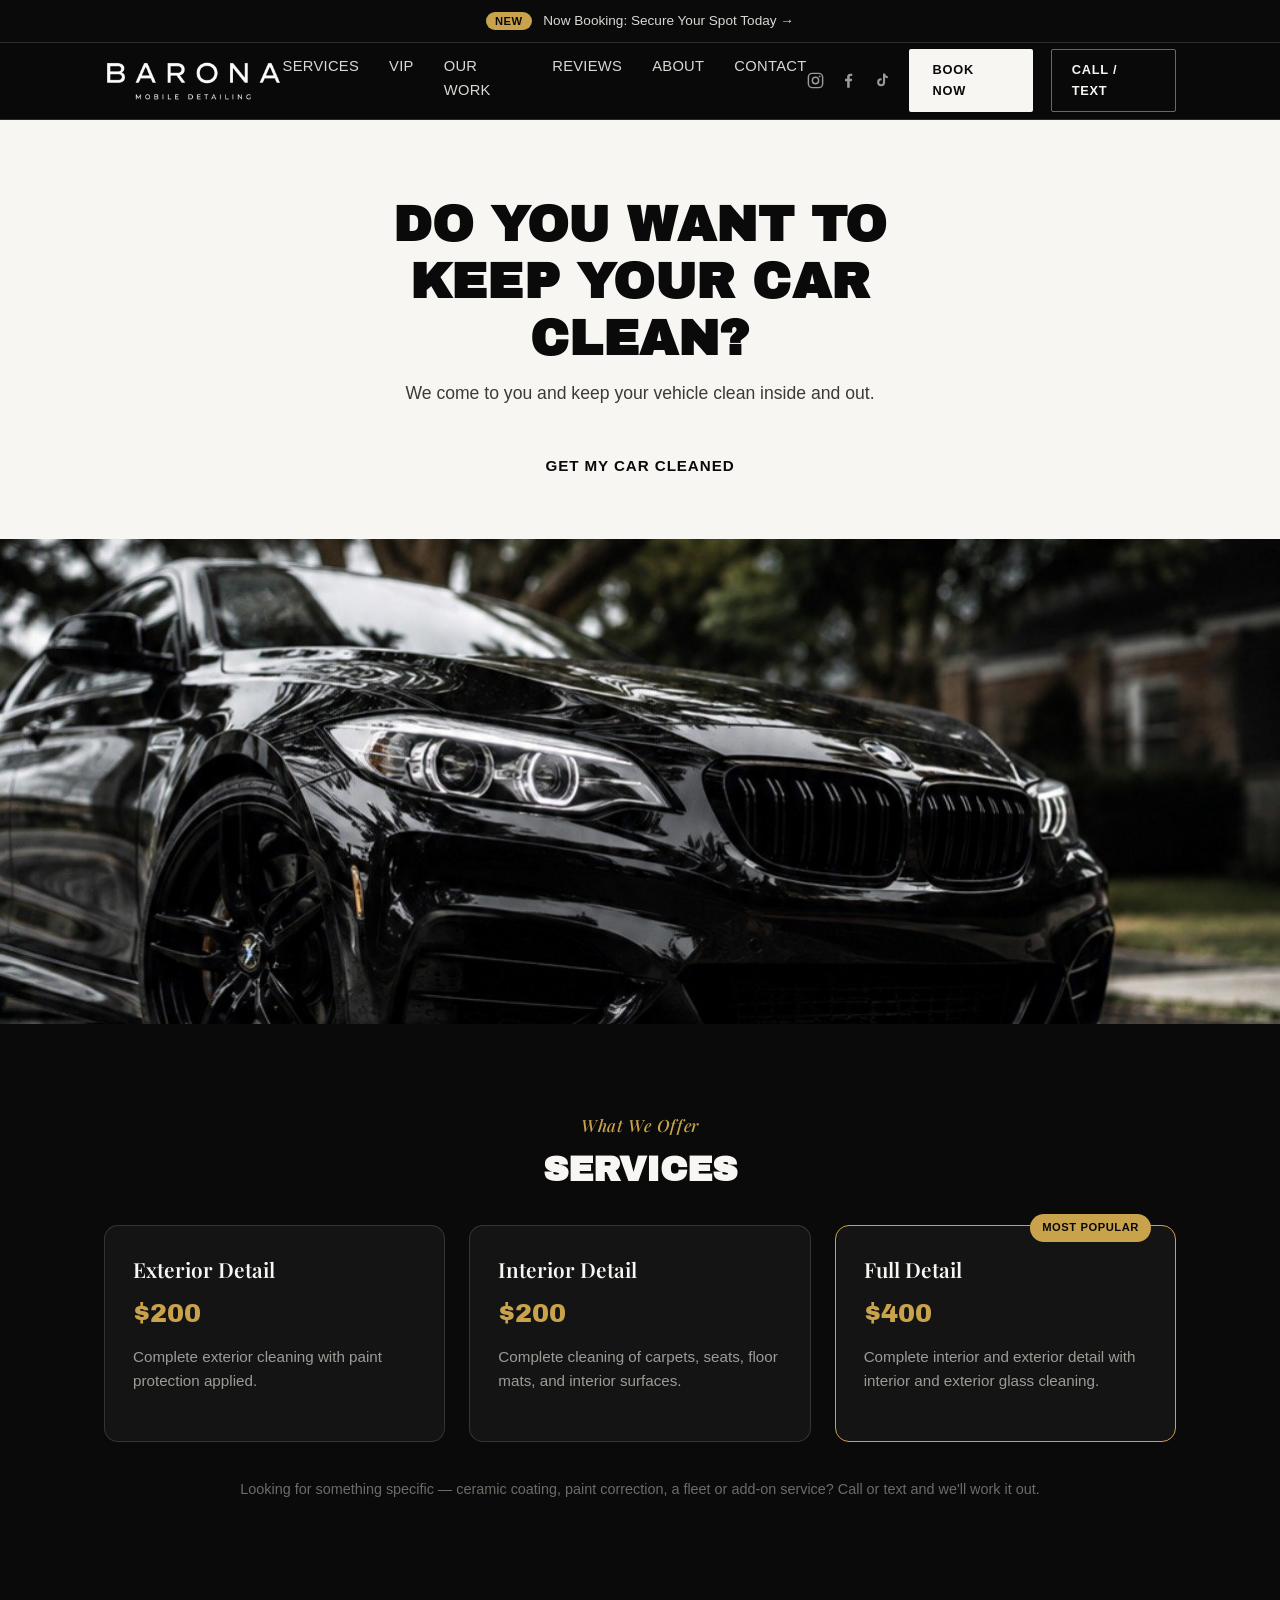
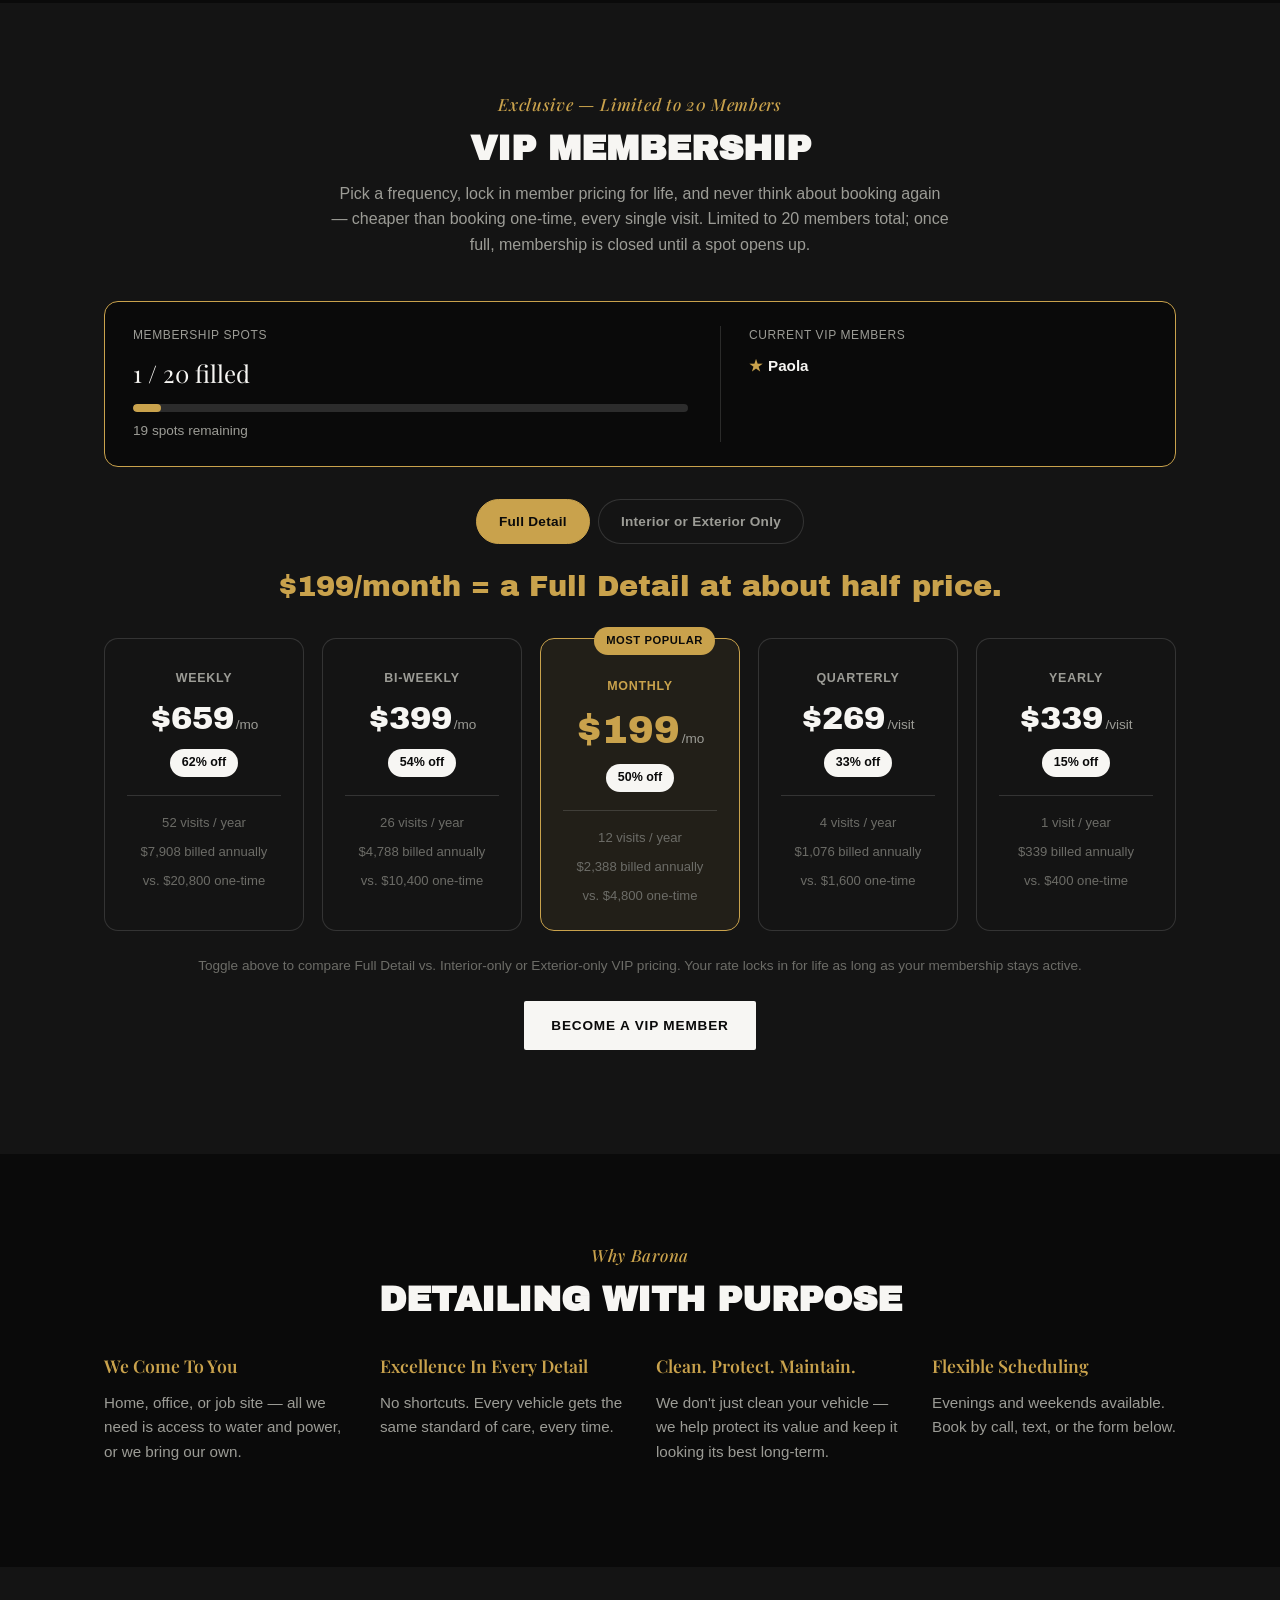
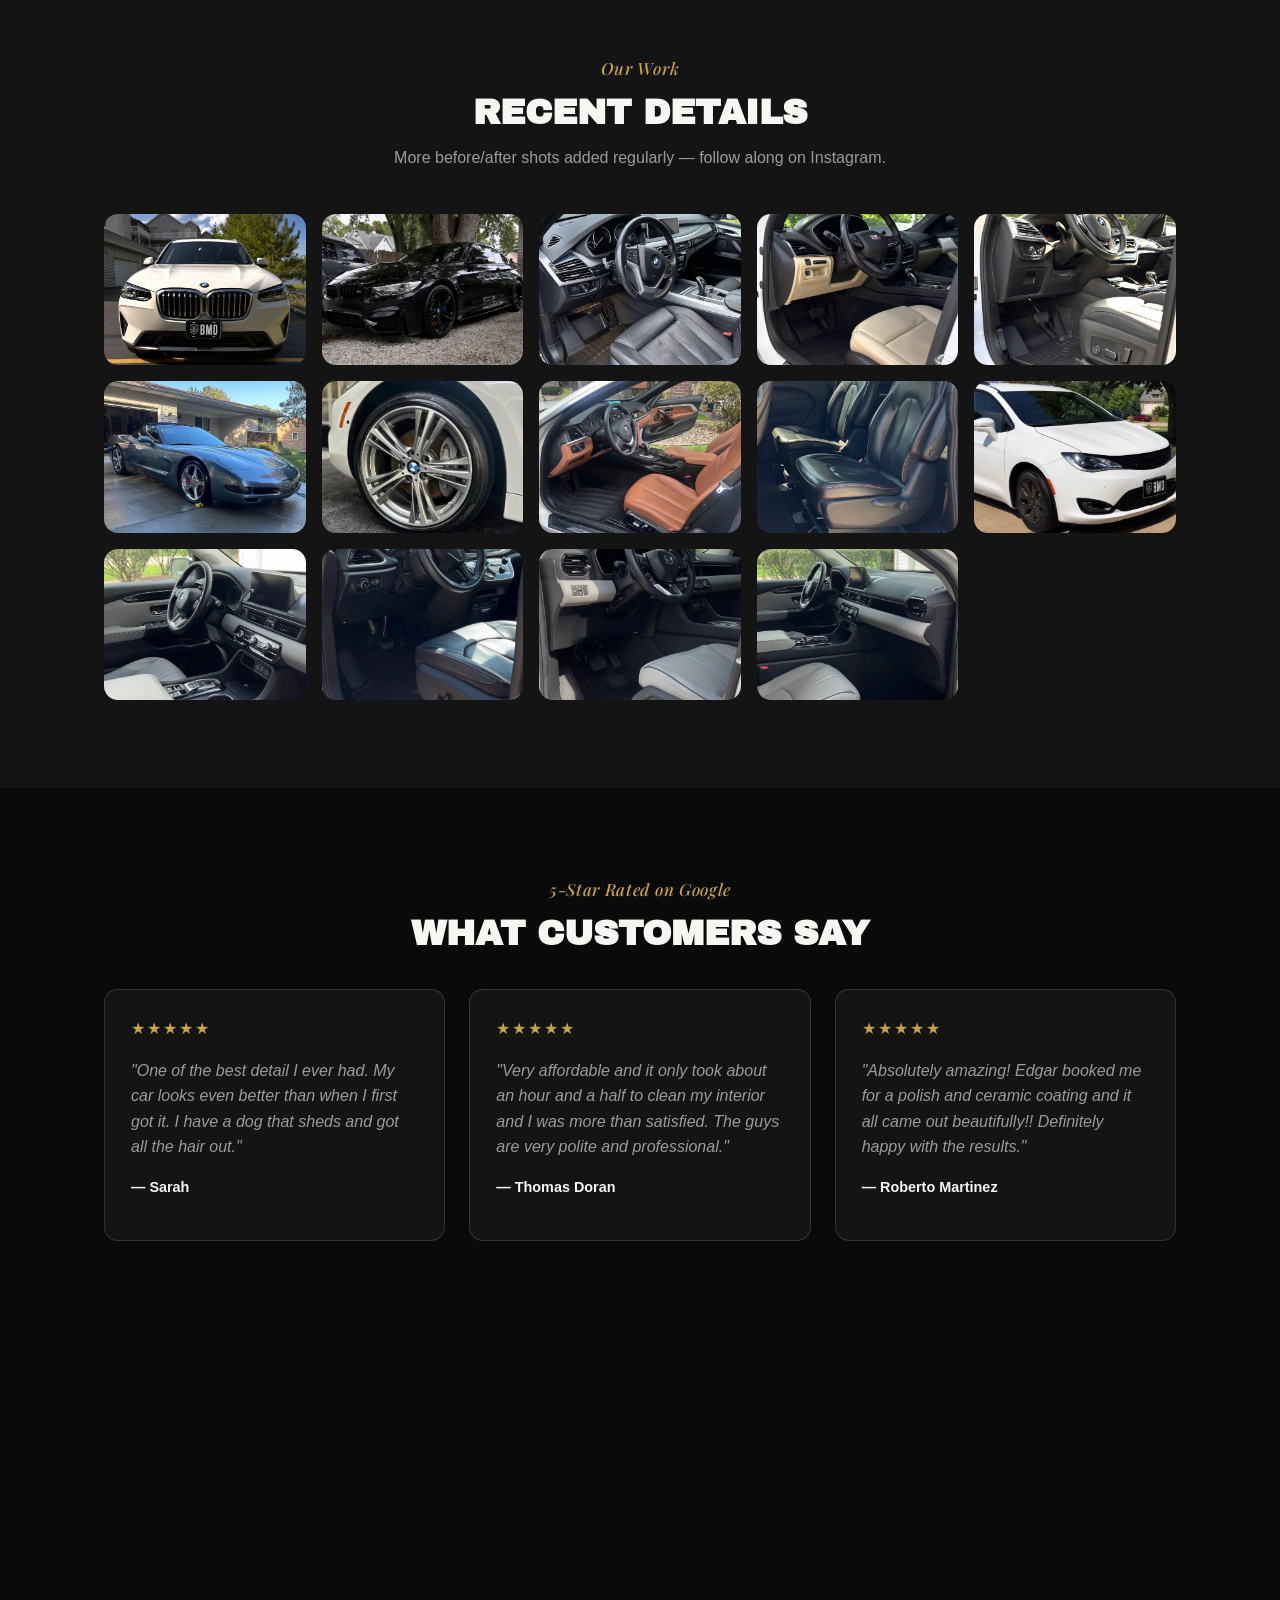
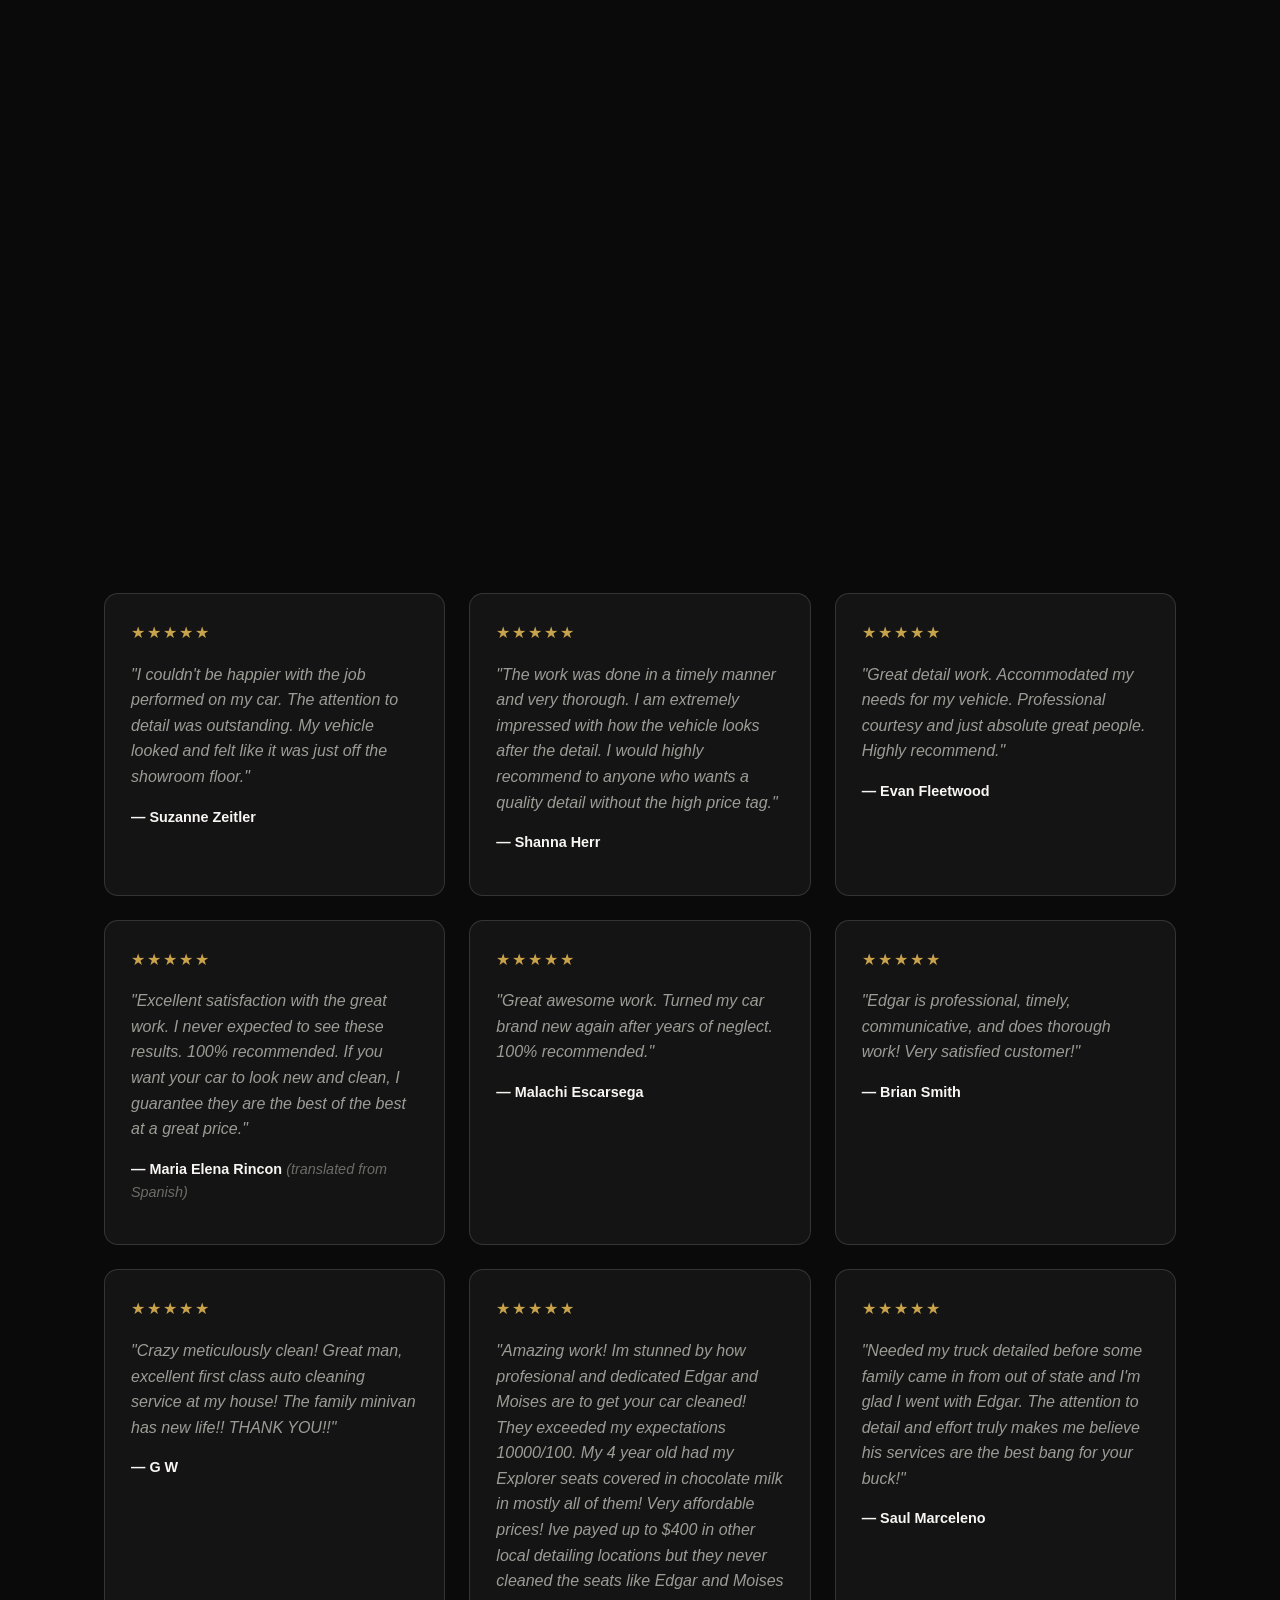
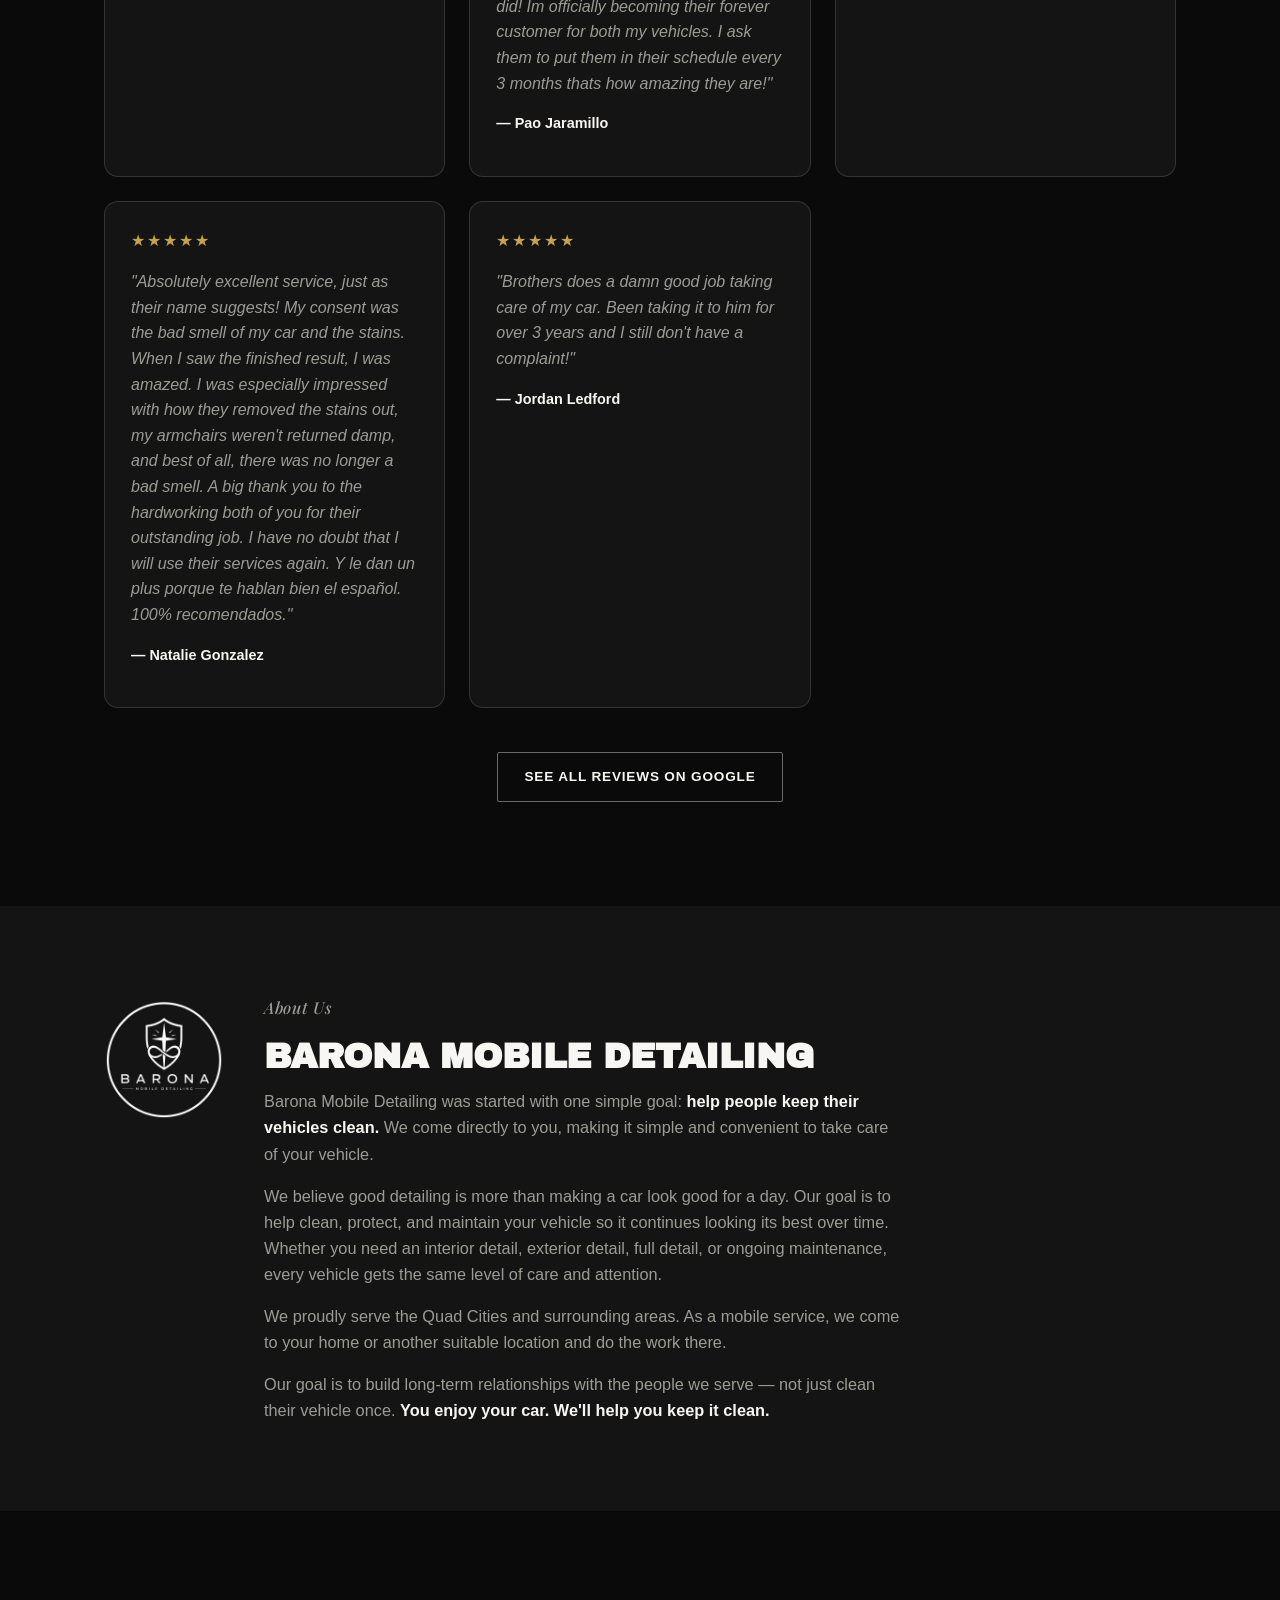
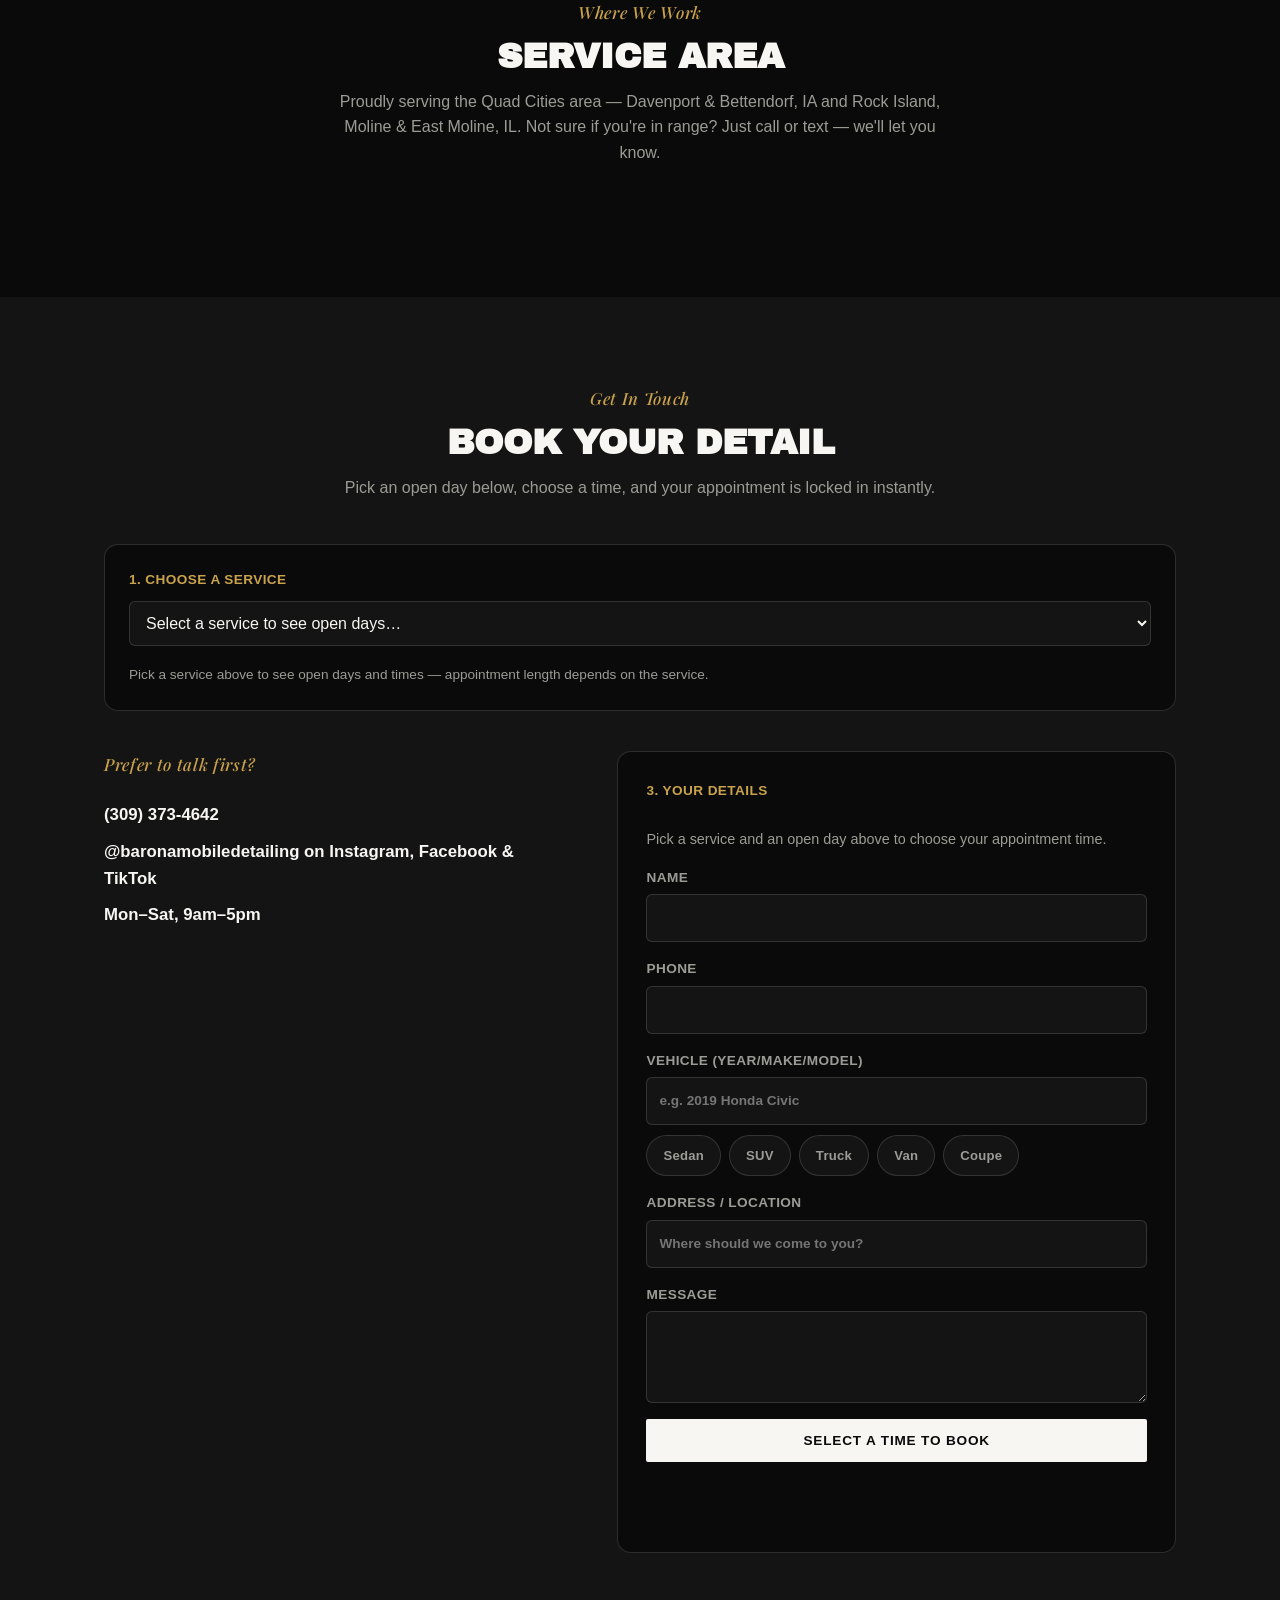
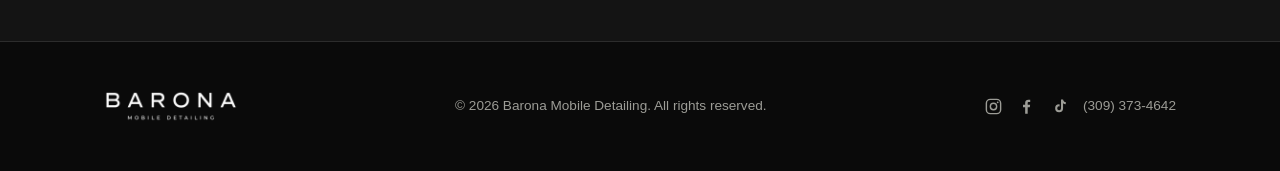
<file: index.html>
<!DOCTYPE html>
<html lang="en">
<head>
<meta charset="UTF-8">
<meta name="viewport" content="width=device-width, initial-scale=1.0">
<title>Barona Mobile Detailing | Clean. Protect. Maintain.</title>
<meta name="description" content="Barona Mobile Detailing brings showroom-quality interior and exterior detailing directly to you. Exterior detail, interior detail, and full detail packages. Call or text (309) 373-4642.">
<meta name="theme-color" content="#0a0a0a">

<meta property="og:type" content="website">
<meta property="og:title" content="Barona Mobile Detailing | Clean. Protect. Maintain.">
<meta property="og:description" content="Detailing with purpose. Excellence in every detail. Mobile exterior, interior, and full detailing — we come to you.">
<meta property="og:image" content="assets/og-image.jpg">
<meta property="og:url" content="https://[yourdomain].com/">

<link rel="icon" href="assets/favicon-64.png" type="image/png">
<link rel="apple-touch-icon" href="assets/favicon-180.png">
<link rel="preconnect" href="https://fonts.googleapis.com">
<link rel="preconnect" href="https://fonts.gstatic.com" crossorigin>
<link href="https://fonts.googleapis.com/css2?family=Archivo+Black&family=Playfair+Display:ital,wght@0,500;0,600;1,500&display=swap" rel="stylesheet">
<link rel="stylesheet" href="style.css">

<script type="application/ld+json">
{
  "@context": "https://schema.org",
  "@type": "AutoDetailing",
  "name": "Barona Mobile Detailing",
  "image": "https://[yourdomain].com/assets/og-image.jpg",
  "telephone": "+13093734642",
  "priceRange": "$$",
  "areaServed": ["Davenport, IA", "Bettendorf, IA", "Rock Island, IL", "Moline, IL", "East Moline, IL"],
  "slogan": "Detailing with purpose. Excellence in every detail.",
  "sameAs": ["https://instagram.com/baronamobiledetailing", "https://www.facebook.com/Baronamobiledetailing/", "https://www.tiktok.com/@baronamobiledetailing"],
  "openingHours": "Mo-Sa 09:00-17:00",
  "url": "https://[yourdomain].com/"
}
</script>
<!-- Lets the 3D vehicle preview's loader module resolve "three" to the
     exact same three.js build it already loads, instead of a duplicate
     copy — required for GLTFLoader.js (pulled from a CDN that hosts the
     full package) to share one engine instance with vehicle3d.js.
     IMPORTANT: the site's Content-Security-Policy (in _headers) has no
     'unsafe-inline' for scripts, so this block only runs because its exact
     contents are allow-listed there by SHA-256 hash. If you ever edit the
     JSON below — even by a single space or a version bump — that hash stops
     matching and this silently gets blocked, breaking the whole 3D preview
     with a generic "couldn't load" message and no visible error to a normal
     visitor. Recompute the hash and update _headers' script-src in the same
     change if this block changes. -->
<script type="importmap">
{
  "imports": {
    "three": "https://cdnjs.cloudflare.com/ajax/libs/three.js/0.185.1/three.module.min.js"
  }
}
</script>
</head>
<body>

<div class="announce">
  <a href="#contact"><span class="announce-badge">New</span> Now Booking: Secure Your Spot Today →</a>
</div>

<header class="site-header" id="top">
  <div class="container header-inner">
    <a class="logo" href="#top">
      <img src="assets/logo-wordmark.png" alt="Barona Mobile Detailing" class="logo-img">
    </a>

    <nav class="nav" id="nav">
      <a href="#services">Services</a>
      <a href="#vip">VIP</a>
      <a href="#gallery">Our Work</a>
      <a href="#reviews">Reviews</a>
      <a href="#about">About</a>
      <a href="#contact">Contact</a>
    </nav>

    <div class="header-cta">
      <div class="header-social">
        <a href="https://instagram.com/baronamobiledetailing" target="_blank" rel="noopener" class="social-icon" aria-label="Barona Mobile Detailing on Instagram" title="Instagram">
          <svg viewBox="0 0 24 24" fill="none" stroke="currentColor" stroke-width="1.8" aria-hidden="true"><rect x="3" y="3" width="18" height="18" rx="5"/><circle cx="12" cy="12" r="4"/><circle cx="17.3" cy="6.7" r="1.1" fill="currentColor" stroke="none"/></svg>
        </a>
        <a href="https://www.facebook.com/Baronamobiledetailing/" target="_blank" rel="noopener" class="social-icon" aria-label="Barona Mobile Detailing on Facebook" title="Facebook">
          <svg viewBox="0 0 24 24" fill="currentColor" aria-hidden="true"><path d="M13.5 21v-8h2.7l.4-3.1h-3.1V7.9c0-.9.25-1.5 1.55-1.5H16.7V3.6C16.4 3.55 15.4 3.5 14.3 3.5c-2.4 0-4 1.45-4 4.1v2.3H7.6V13h2.7v8h3.2z"/></svg>
        </a>
        <a href="https://www.tiktok.com/@baronamobiledetailing" target="_blank" rel="noopener" class="social-icon" aria-label="Barona Mobile Detailing on TikTok" title="TikTok">
          <svg viewBox="0 0 24 24" fill="currentColor" aria-hidden="true"><path d="M16.5 3c.3 1.9 1.5 3.2 3.4 3.4v2.6c-1.3 0-2.5-.4-3.4-1.1v6.4a5 5 0 1 1-5-5c.2 0 .4 0 .6.03v2.6a2.4 2.4 0 1 0 1.8 2.32V3h2.6z"/></svg>
        </a>
      </div>
      <a class="btn btn-primary btn-header-book" href="#contact">Book Now</a>
      <a class="btn btn-call" href="tel:+13093734642">Call / Text</a>
      <button class="nav-toggle" id="navToggle" aria-label="Open menu" aria-expanded="false">
        <span></span><span></span><span></span>
      </button>
    </div>
  </div>
</header>

<main>

  <!-- HERO -->
  <section class="hero">
    <div class="container hero-inner">
      <h1>Do You Want To<br>Keep Your Car Clean?</h1>
      <p class="hero-sub">We come to you and keep your vehicle clean inside and out.</p>
      <a href="#contact" class="btn btn-primary btn-hero">Get My Car Cleaned</a>
    </div>
    <div class="hero-media">
      <img src="assets/hero-bmw2.jpg" alt="Freshly detailed black BMW by Barona Mobile Detailing">
    </div>
  </section>

  <!-- SERVICES -->
  <section id="services" class="section">
    <div class="container">
      <p class="eyebrow center">What We Offer</p>
      <h2 class="section-title">Services</h2>

      <div class="card-grid">
        <div class="card">
          <h3>Exterior Detail</h3>
          <span class="price">$200</span>
          <p>Complete exterior cleaning with paint protection applied.</p>
        </div>
        <div class="card">
          <h3>Interior Detail</h3>
          <span class="price">$200</span>
          <p>Complete cleaning of carpets, seats, floor mats, and interior surfaces.</p>
        </div>
        <div class="card card-featured">
          <span class="badge">Most Popular</span>
          <h3>Full Detail</h3>
          <span class="price">$400</span>
          <p>Complete interior and exterior detail with interior and exterior glass cleaning.</p>
        </div>
      </div>
      <p class="services-note">Looking for something specific — ceramic coating, paint correction, a fleet or add-on service? Call or text and we'll work it out.</p>
    </div>
  </section>

  <!-- VIP MEMBERSHIP -->
  <section id="vip" class="section alt">
    <div class="container">
      <p class="eyebrow center">Exclusive — Limited to 20 Members</p>
      <h2 class="section-title">VIP Membership</h2>
      <p class="section-sub">Pick a frequency, lock in member pricing for life, and never think about booking again — cheaper than booking one-time, every single visit. Limited to 20 members total; once full, membership is closed until a spot opens up.</p>

      <div class="vip-spots-bar">
        <div>
          <p class="vip-spots-label">Membership Spots</p>
          <p class="vip-spots-count">1 / 20 filled</p>
          <div class="vip-progress"><div class="vip-progress-fill" style="width: 5%;"></div></div>
          <p class="vip-spots-remaining">19 spots remaining</p>
        </div>
        <div class="vip-members">
          <p class="vip-members-label">Current VIP Members</p>
          <ul class="vip-members-list">
            <li><span class="vip-star">★</span>Paola</li>
          </ul>
        </div>
      </div>

      <div class="plans-toggle" role="tablist" aria-label="Choose a service to see VIP pricing">
        <button type="button" class="plans-toggle-btn is-active" data-plan-view="full" role="tab" aria-selected="true">Full Detail</button>
        <button type="button" class="plans-toggle-btn" data-plan-view="io" role="tab" aria-selected="false">Interior or Exterior Only</button>
      </div>

      <p class="plans-highlight" data-full-highlight="$199/month = a Full Detail at about half price." data-io-highlight="$100/month = an Interior or Exterior Detail at half price.">$199/month = a Full Detail at about half price.</p>

      <div class="plans-grid">
        <div class="plan-card"
             data-full-price="$659" data-full-unit="/mo" data-full-save="62% off" data-full-visits="52 visits / year" data-full-annual="$7,908 billed annually" data-full-onetime="vs. $20,800 one-time"
             data-io-price="$330" data-io-unit="/mo" data-io-save="62% off" data-io-visits="52 visits / year" data-io-annual="$3,960 billed annually" data-io-onetime="vs. $10,400 one-time">
          <p class="plan-card-name">Weekly</p>
          <p class="plan-card-price" data-price-el>$659<span data-unit-el>/mo</span></p>
          <span class="save-pill" data-save-el>62% off</span>
          <ul class="plan-card-details">
            <li data-visits-el>52 visits / year</li>
            <li data-annual-el>$7,908 billed annually</li>
            <li data-onetime-el>vs. $20,800 one-time</li>
          </ul>
        </div>
        <div class="plan-card"
             data-full-price="$399" data-full-unit="/mo" data-full-save="54% off" data-full-visits="26 visits / year" data-full-annual="$4,788 billed annually" data-full-onetime="vs. $10,400 one-time"
             data-io-price="$200" data-io-unit="/mo" data-io-save="54% off" data-io-visits="26 visits / year" data-io-annual="$2,400 billed annually" data-io-onetime="vs. $5,200 one-time">
          <p class="plan-card-name">Bi-Weekly</p>
          <p class="plan-card-price" data-price-el>$399<span data-unit-el>/mo</span></p>
          <span class="save-pill" data-save-el>54% off</span>
          <ul class="plan-card-details">
            <li data-visits-el>26 visits / year</li>
            <li data-annual-el>$4,788 billed annually</li>
            <li data-onetime-el>vs. $10,400 one-time</li>
          </ul>
        </div>
        <div class="plan-card plan-card-featured"
             data-full-price="$199" data-full-unit="/mo" data-full-save="50% off" data-full-visits="12 visits / year" data-full-annual="$2,388 billed annually" data-full-onetime="vs. $4,800 one-time"
             data-io-price="$100" data-io-unit="/mo" data-io-save="50% off" data-io-visits="12 visits / year" data-io-annual="$1,200 billed annually" data-io-onetime="vs. $2,400 one-time">
          <span class="badge">Most Popular</span>
          <p class="plan-card-name">Monthly</p>
          <p class="plan-card-price" data-price-el>$199<span data-unit-el>/mo</span></p>
          <span class="save-pill" data-save-el>50% off</span>
          <ul class="plan-card-details">
            <li data-visits-el>12 visits / year</li>
            <li data-annual-el>$2,388 billed annually</li>
            <li data-onetime-el>vs. $4,800 one-time</li>
          </ul>
        </div>
        <div class="plan-card"
             data-full-price="$269" data-full-unit="/visit" data-full-save="33% off" data-full-visits="4 visits / year" data-full-annual="$1,076 billed annually" data-full-onetime="vs. $1,600 one-time"
             data-io-price="$130" data-io-unit="/visit" data-io-save="35% off" data-io-visits="4 visits / year" data-io-annual="$520 billed annually" data-io-onetime="vs. $800 one-time">
          <p class="plan-card-name">Quarterly</p>
          <p class="plan-card-price" data-price-el>$269<span data-unit-el>/visit</span></p>
          <span class="save-pill" data-save-el>33% off</span>
          <ul class="plan-card-details">
            <li data-visits-el>4 visits / year</li>
            <li data-annual-el>$1,076 billed annually</li>
            <li data-onetime-el>vs. $1,600 one-time</li>
          </ul>
        </div>
        <div class="plan-card"
             data-full-price="$339" data-full-unit="/visit" data-full-save="15% off" data-full-visits="1 visit / year" data-full-annual="$339 billed annually" data-full-onetime="vs. $400 one-time"
             data-io-price="$170" data-io-unit="/visit" data-io-save="15% off" data-io-visits="1 visit / year" data-io-annual="$170 billed annually" data-io-onetime="vs. $200 one-time">
          <p class="plan-card-name">Yearly</p>
          <p class="plan-card-price" data-price-el>$339<span data-unit-el>/visit</span></p>
          <span class="save-pill" data-save-el>15% off</span>
          <ul class="plan-card-details">
            <li data-visits-el>1 visit / year</li>
            <li data-annual-el>$339 billed annually</li>
            <li data-onetime-el>vs. $400 one-time</li>
          </ul>
        </div>
      </div>
      <p class="vip-footnote">Toggle above to compare Full Detail vs. Interior-only or Exterior-only VIP pricing. Your rate locks in for life as long as your membership stays active.</p>
      <p class="vip-cta"><a href="#contact" class="btn btn-primary">Become a VIP Member</a></p>
    </div>
  </section>

  <!-- WHY US -->
  <section class="section">
    <div class="container">
      <p class="eyebrow center">Why Barona</p>
      <h2 class="section-title">Detailing With Purpose</h2>
      <div class="feature-grid">
        <div class="feature">
          <h3>We Come To You</h3>
          <p>Home, office, or job site — all we need is access to water and power, or we bring our own.</p>
        </div>
        <div class="feature">
          <h3>Excellence In Every Detail</h3>
          <p>No shortcuts. Every vehicle gets the same standard of care, every time.</p>
        </div>
        <div class="feature">
          <h3>Clean. Protect. Maintain.</h3>
          <p>We don't just clean your vehicle — we help protect its value and keep it looking its best long-term.</p>
        </div>
        <div class="feature">
          <h3>Flexible Scheduling</h3>
          <p>Evenings and weekends available. Book by call, text, or the form below.</p>
        </div>
      </div>
    </div>
  </section>

  <!-- GALLERY -->
  <section id="gallery" class="section alt">
    <div class="container">
      <p class="eyebrow center">Our Work</p>
      <h2 class="section-title">Recent Details</h2>
      <p class="section-sub">More before/after shots added regularly — follow along on Instagram.</p>
      <div class="gallery-grid">
        <div class="gallery-item gallery-photo">
          <img src="assets/gallery-bmw-white.jpg" alt="Detailed white BMW X3 exterior, front view — Barona Mobile Detailing">
        </div>
        <div class="gallery-item gallery-photo">
          <img src="assets/gallery-cadillac-ct5.jpg" alt="Detailed white Cadillac CT5 exterior — Barona Mobile Detailing">
        </div>
        <div class="gallery-item gallery-photo">
          <img src="assets/gallery-bmw-interior-1.jpg" alt="Detailed BMW interior, dashboard and seats — Barona Mobile Detailing">
        </div>
        <div class="gallery-item gallery-photo">
          <img src="assets/gallery-cadillac-interior.jpg" alt="Detailed Cadillac tan leather interior — Barona Mobile Detailing">
        </div>
        <div class="gallery-item gallery-photo">
          <img src="assets/gallery-bmw-interior-2.jpg" alt="Detailed BMW interior and door sill — Barona Mobile Detailing">
        </div>
        <div class="gallery-item gallery-photo">
          <img src="assets/gallery-corvette-exterior.jpg" alt="Detailed gray Corvette convertible exterior — Barona Mobile Detailing">
        </div>
        <div class="gallery-item gallery-photo">
          <img src="assets/gallery-bmw-wheel.jpg" alt="Detailed BMW wheel and tire close-up — Barona Mobile Detailing">
        </div>
        <div class="gallery-item gallery-photo">
          <img src="assets/gallery-bmw-convertible-interior.jpg" alt="Detailed BMW convertible tan leather interior — Barona Mobile Detailing">
        </div>
        <div class="gallery-item gallery-photo">
          <img src="assets/gallery-pacifica-exterior-1.jpg" alt="Detailed white Chrysler Pacifica exterior — Barona Mobile Detailing">
        </div>
        <div class="gallery-item gallery-photo">
          <img src="assets/gallery-pacifica-exterior-2.jpg" alt="Detailed white Chrysler Pacifica front exterior — Barona Mobile Detailing">
        </div>
        <div class="gallery-item gallery-photo">
          <img src="assets/gallery-pacifica-dash.jpg" alt="Detailed Chrysler Pacifica dashboard and front interior — Barona Mobile Detailing">
        </div>
        <div class="gallery-item gallery-photo">
          <img src="assets/gallery-pacifica-seats.jpg" alt="Detailed Chrysler Pacifica second-row black leather seats — Barona Mobile Detailing">
        </div>
        <div class="gallery-item gallery-photo">
          <img src="assets/gallery-honda-pilot-interior-1.jpg" alt="Detailed Honda Pilot interior and dashboard — Barona Mobile Detailing">
        </div>
        <div class="gallery-item gallery-photo">
          <img src="assets/gallery-honda-pilot-interior-2.jpg" alt="Detailed Honda Pilot interior, second angle — Barona Mobile Detailing">
        </div>
      </div>
    </div>
  </section>

  <!-- REVIEWS -->
  <section id="reviews" class="section">
    <div class="container">
      <p class="eyebrow center">5-Star Rated on Google</p>
      <h2 class="section-title">What Customers Say</h2>
      <div class="reviews-grid">
        <div class="review-card">
          <div class="review-stars">★★★★★</div>
          <p class="review-text">"One of the best detail I ever had. My car looks even better than when I first got it. I have a dog that sheds and got all the hair out."</p>
          <p class="review-author">— Sarah</p>
        </div>
        <div class="review-card">
          <div class="review-stars">★★★★★</div>
          <p class="review-text">"Very affordable and it only took about an hour and a half to clean my interior and I was more than satisfied. The guys are very polite and professional."</p>
          <p class="review-author">— Thomas Doran</p>
        </div>
        <div class="review-card">
          <div class="review-stars">★★★★★</div>
          <p class="review-text">"Absolutely amazing! Edgar booked me for a polish and ceramic coating and it all came out beautifully!! Definitely happy with the results."</p>
          <p class="review-author">— Roberto Martinez</p>
        </div>
        <div class="review-card">
          <div class="review-stars">★★★★★</div>
          <p class="review-text">"Did a great job, will definitely use them again!"</p>
          <p class="review-author">— Zach Brown</p>
        </div>
        <div class="review-card">
          <div class="review-stars">★★★★★</div>
          <p class="review-text">"Very professional and attention to detail was impressive. I regret not having before pictures because my car looks brand new inside and out. I will use again, totally worth it."</p>
          <p class="review-author">— Areli Charlet</p>
        </div>
        <div class="review-card">
          <div class="review-stars">★★★★★</div>
          <p class="review-text">"Got me in quick and didn't miss a spot inside or out!"</p>
          <p class="review-author">— Ayden Kehl</p>
        </div>
        <div class="review-card">
          <div class="review-stars">★★★★★</div>
          <p class="review-text">"We needed our truck done urgently and they showed up and exceeded our expectations for a short notice job. I would definitely recommend if you're looking for a good detailer at a reasonable price."</p>
          <p class="review-author">— Alyssa Villarreal</p>
        </div>
        <div class="review-card">
          <div class="review-stars">★★★★★</div>
          <p class="review-text">"Edgar is the best! His attention to detail is outstanding, and the quality of his work exceeded my expectations by 1,000%. He took the time to ensure every inch of my vehicle looked incredible."</p>
          <p class="review-author">— Alan Jerel</p>
        </div>
        <div class="review-card">
          <div class="review-stars">★★★★★</div>
          <p class="review-text">"Came to the barbershop and did it in the back in under an hour n a half and it was spotless, great people and very affordable. Will definitely be coming back!"</p>
          <p class="review-author">— Masen Golden</p>
        </div>
        <div class="review-card">
          <div class="review-stars">★★★★★</div>
          <p class="review-text">"Yuh boy will get u right, does a very swell job with details, can't go wrong. Give bro a call and get that appt you've been wanting to get done."</p>
          <p class="review-author">— Aiden Snyder</p>
        </div>
        <div class="review-card">
          <div class="review-stars">★★★★★</div>
          <p class="review-text">"Edgar is very personable, professional, prompt, and did an excellent job on my car. Looks better than when I bought it! Very happy with the results!"</p>
          <p class="review-author">— Dottie Brueggen</p>
        </div>
        <div class="review-card">
          <div class="review-stars">★★★★★</div>
          <p class="review-text">"Great service and attention to detail at a fair price. Very professional and cordial. The inside of my car has never been this clean. Love that they come to you. Highly recommend."</p>
          <p class="review-author">— Lori Dowsett</p>
        </div>
        <div class="review-card">
          <div class="review-stars">★★★★★</div>
          <p class="review-text">"I couldn't be happier with the job performed on my car. The attention to detail was outstanding. My vehicle looked and felt like it was just off the showroom floor."</p>
          <p class="review-author">— Suzanne Zeitler</p>
        </div>
        <div class="review-card">
          <div class="review-stars">★★★★★</div>
          <p class="review-text">"The work was done in a timely manner and very thorough. I am extremely impressed with how the vehicle looks after the detail. I would highly recommend to anyone who wants a quality detail without the high price tag."</p>
          <p class="review-author">— Shanna Herr</p>
        </div>
        <div class="review-card">
          <div class="review-stars">★★★★★</div>
          <p class="review-text">"Great detail work. Accommodated my needs for my vehicle. Professional courtesy and just absolute great people. Highly recommend."</p>
          <p class="review-author">— Evan Fleetwood</p>
        </div>
        <div class="review-card">
          <div class="review-stars">★★★★★</div>
          <p class="review-text">"Excellent satisfaction with the great work. I never expected to see these results. 100% recommended. If you want your car to look new and clean, I guarantee they are the best of the best at a great price."</p>
          <p class="review-author">— Maria Elena Rincon <span class="review-lang">(translated from Spanish)</span></p>
        </div>
        <div class="review-card">
          <div class="review-stars">★★★★★</div>
          <p class="review-text">"Great awesome work. Turned my car brand new again after years of neglect. 100% recommended."</p>
          <p class="review-author">— Malachi Escarsega</p>
        </div>
        <div class="review-card">
          <div class="review-stars">★★★★★</div>
          <p class="review-text">"Edgar is professional, timely, communicative, and does thorough work! Very satisfied customer!"</p>
          <p class="review-author">— Brian Smith</p>
        </div>
        <div class="review-card">
          <div class="review-stars">★★★★★</div>
          <p class="review-text">"Crazy meticulously clean! Great man, excellent first class auto cleaning service at my house! The family minivan has new life!! THANK YOU!!"</p>
          <p class="review-author">— G W</p>
        </div>
        <div class="review-card">
          <div class="review-stars">★★★★★</div>
          <p class="review-text">"Amazing work! Im stunned by how profesional and dedicated Edgar and Moises are to get your car cleaned! They exceeded my expectations 10000/100. My 4 year old had my Explorer seats covered in chocolate milk in mostly all of them! Very affordable prices! Ive payed up to $400 in other local detailing locations but they never cleaned the seats like Edgar and Moises did! Im officially becoming their forever customer for both my vehicles. I ask them to put them in their schedule every 3 months thats how amazing they are!"</p>
          <p class="review-author">— Pao Jaramillo</p>
        </div>
        <div class="review-card">
          <div class="review-stars">★★★★★</div>
          <p class="review-text">"Needed my truck detailed before some family came in from out of state and I'm glad I went with Edgar. The attention to detail and effort truly makes me believe his services are the best bang for your buck!"</p>
          <p class="review-author">— Saul Marceleno</p>
        </div>
        <div class="review-card">
          <div class="review-stars">★★★★★</div>
          <p class="review-text">"Absolutely excellent service, just as their name suggests! My consent was the bad smell of my car and the stains. When I saw the finished result, I was amazed. I was especially impressed with how they removed the stains out, my armchairs weren't returned damp, and best of all, there was no longer a bad smell. A big thank you to the hardworking both of you for their outstanding job. I have no doubt that I will use their services again. Y le dan un plus porque te hablan bien el español. 100% recomendados."</p>
          <p class="review-author">— Natalie Gonzalez</p>
        </div>
        <div class="review-card">
          <div class="review-stars">★★★★★</div>
          <p class="review-text">"Brothers does a damn good job taking care of my car. Been taking it to him for over 3 years and I still don't have a complaint!"</p>
          <p class="review-author">— Jordan Ledford</p>
        </div>
      </div>
      <p class="reviews-cta">
        <a href="https://www.google.com/maps?cid=16452466691454619113" target="_blank" rel="noopener" class="btn btn-ghost">See All Reviews On Google</a>
      </p>
    </div>
  </section>

  <!-- ABOUT -->
  <section id="about" class="section alt">
    <div class="container about-inner">
      <img src="assets/logo-badge.png" alt="Barona Mobile Detailing badge" class="about-badge">
      <div>
        <p class="eyebrow">About Us</p>
        <h2 class="section-title left">Barona Mobile Detailing</h2>
        <p>Barona Mobile Detailing was started with one simple goal: <strong>help people keep their vehicles clean.</strong> We come directly to you, making it simple and convenient to take care of your vehicle.</p>
        <p>We believe good detailing is more than making a car look good for a day. Our goal is to help clean, protect, and maintain your vehicle so it continues looking its best over time. Whether you need an interior detail, exterior detail, full detail, or ongoing maintenance, every vehicle gets the same level of care and attention.</p>
        <p>We proudly serve the Quad Cities and surrounding areas. As a mobile service, we come to your home or another suitable location and do the work there.</p>
        <p>Our goal is to build long-term relationships with the people we serve — not just clean their vehicle once. <strong>You enjoy your car. We'll help you keep it clean.</strong></p>
      </div>
    </div>
  </section>

  <!-- SERVICE AREA -->
  <section id="area" class="section">
    <div class="container">
      <p class="eyebrow center">Where We Work</p>
      <h2 class="section-title">Service Area</h2>
      <p class="section-sub">Proudly serving the Quad Cities area — Davenport &amp; Bettendorf, IA and Rock Island, Moline &amp; East Moline, IL. Not sure if you're in range? Just call or text — we'll let you know.</p>
    </div>
  </section>

  <!-- CONTACT / BOOKING -->
  <section id="contact" class="section alt">
    <div class="container">
      <p class="eyebrow center">Get In Touch</p>
      <h2 class="section-title">Book Your Detail</h2>
      <p class="section-sub">Pick an open day below, choose a time, and your appointment is locked in instantly.</p>

      <div class="calendar-wrap">
        <label class="service-select-label" for="serviceSelect">1. Choose a service</label>
        <select id="serviceSelect" class="service-select">
          <option value="" disabled selected>Select a service to see open days…</option>
          <option value="exterior">Exterior Detail — $200 (about 3 hrs)</option>
          <option value="interior">Interior Detail — $200 (about 3 hrs)</option>
          <option value="full">Full Detail — $400 (about 6 hrs)</option>
          <option value="unsure">Not sure — recommend something</option>
        </select>
        <p id="chooseServiceHint" class="calendar-status">Pick a service above to see open days and times — appointment length depends on the service.</p>

        <div id="calendarBody" hidden>
          <p class="service-select-label cal-step-label">2. Pick a day &amp; time</p>
          <div class="calendar-header">
            <button type="button" id="calPrev" class="calendar-nav" aria-label="Previous month">&#8249;</button>
            <h3 id="calMonthLabel" class="calendar-month"></h3>
            <button type="button" id="calNext" class="calendar-nav" aria-label="Next month">&#8250;</button>
          </div>
          <div class="calendar-legend">
            <span><i class="cal-dot cal-dot-green"></i> Available</span>
            <span><i class="cal-dot cal-dot-red"></i> Fully booked</span>
            <span><i class="cal-dot cal-dot-gray"></i> Closed</span>
          </div>
          <div class="calendar-weekdays">
            <span>Sun</span><span>Mon</span><span>Tue</span><span>Wed</span><span>Thu</span><span>Fri</span><span>Sat</span>
          </div>
          <div id="calendarGrid" class="calendar-grid" aria-live="polite"></div>
          <p id="calendarStatus" class="calendar-status"></p>

          <div id="slotPicker" class="slot-picker" hidden>
            <p id="slotPickerLabel" class="slot-picker-label"></p>
            <div id="slotButtons" class="slot-buttons"></div>
          </div>
        </div>
      </div>

      <div class="contact-inner">
        <div>
          <p class="eyebrow">Prefer to talk first?</p>
          <ul class="contact-info">
            <li><a href="tel:+13093734642">(309) 373-4642</a></li>
            <li><a href="https://instagram.com/baronamobiledetailing" target="_blank" rel="noopener">@baronamobiledetailing</a> on Instagram, Facebook &amp; TikTok</li>
            <li>Mon–Sat, 9am–5pm</li>
          </ul>
        </div>

        <form id="bookingForm" class="booking-form">
          <p class="service-select-label cal-step-label">3. Your details</p>
          <div id="selectedSlot" class="selected-slot" hidden>
            <span id="selectedSlotText"></span>
            <button type="button" id="changeSlot" class="link-btn">Change</button>
          </div>
          <p id="noSlotHint" class="no-slot-hint">Pick a service and an open day above to choose your appointment time.</p>

          <input type="hidden" name="date" id="bookingDate">
          <input type="hidden" name="time_slot" id="bookingTimeSlot">
          <input type="hidden" name="service" id="bookingService">

          <label>Name
            <input type="text" name="name" required>
          </label>
          <label>Phone
            <input type="tel" name="phone" required>
          </label>
          <label>Vehicle (year/make/model)
            <input type="text" name="vehicle" id="vehicleInput" placeholder="e.g. 2019 Honda Civic" autocomplete="off">
          </label>
          <div class="vehicle3d-field">
            <div class="vehicle3d-picker" id="vehicle3dPicker">
              <button type="button" class="vehicle-type-btn" data-vehicle-type="sedan">Sedan</button>
              <button type="button" class="vehicle-type-btn" data-vehicle-type="suv">SUV</button>
              <button type="button" class="vehicle-type-btn" data-vehicle-type="truck">Truck</button>
              <button type="button" class="vehicle-type-btn" data-vehicle-type="van">Van</button>
              <button type="button" class="vehicle-type-btn" data-vehicle-type="coupe">Coupe</button>
            </div>
            <div class="vehicle3d-wrap" id="vehicle3dWrap" hidden>
              <canvas id="vehicle3dCanvas"></canvas>
              <p class="vehicle3d-hint" id="vehicle3dHint" hidden></p>
            </div>
          </div>
          <label>Address / Location
            <input type="text" name="location" placeholder="Where should we come to you?">
          </label>
          <label>Message
            <textarea name="message" rows="3"></textarea>
          </label>

          <button type="submit" class="btn btn-primary btn-full" id="bookingSubmit" disabled>Select a Time to Book</button>
          <p id="formStatus" class="form-status" role="status"></p>
        </form>
      </div>
    </div>
  </section>

</main>

<footer class="site-footer">
  <div class="container footer-inner">
    <img src="assets/logo-wordmark.png" alt="Barona Mobile Detailing" class="footer-logo">
    <p>&copy; <span id="year"></span> Barona Mobile Detailing. All rights reserved.</p>
    <div class="social-links">
      <a href="https://instagram.com/baronamobiledetailing" target="_blank" rel="noopener" class="social-icon" aria-label="Barona Mobile Detailing on Instagram" title="Instagram">
        <svg viewBox="0 0 24 24" fill="none" stroke="currentColor" stroke-width="1.8" aria-hidden="true"><rect x="3" y="3" width="18" height="18" rx="5"/><circle cx="12" cy="12" r="4"/><circle cx="17.3" cy="6.7" r="1.1" fill="currentColor" stroke="none"/></svg>
      </a>
      <a href="https://www.facebook.com/Baronamobiledetailing/" target="_blank" rel="noopener" class="social-icon" aria-label="Barona Mobile Detailing on Facebook" title="Facebook">
        <svg viewBox="0 0 24 24" fill="currentColor" aria-hidden="true"><path d="M13.5 21v-8h2.7l.4-3.1h-3.1V7.9c0-.9.25-1.5 1.55-1.5H16.7V3.6C16.4 3.55 15.4 3.5 14.3 3.5c-2.4 0-4 1.45-4 4.1v2.3H7.6V13h2.7v8h3.2z"/></svg>
      </a>
      <a href="https://www.tiktok.com/@baronamobiledetailing" target="_blank" rel="noopener" class="social-icon" aria-label="Barona Mobile Detailing on TikTok" title="TikTok">
        <svg viewBox="0 0 24 24" fill="currentColor" aria-hidden="true"><path d="M16.5 3c.3 1.9 1.5 3.2 3.4 3.4v2.6c-1.3 0-2.5-.4-3.4-1.1v6.4a5 5 0 1 1-5-5c.2 0 .4 0 .6.03v2.6a2.4 2.4 0 1 0 1.8 2.32V3h2.6z"/></svg>
      </a>
      <a href="tel:+13093734642" class="footer-phone">(309) 373-4642</a>
    </div>
  </div>
</footer>

<a href="#contact" class="float-book-cta" id="floatBookCta" aria-label="Jump straight to booking">
  <svg viewBox="0 0 24 24" fill="none" stroke="currentColor" stroke-width="1.8" aria-hidden="true"><rect x="3" y="5" width="18" height="16" rx="2"/><path d="M3 10h18M8 3v4M16 3v4"/><path d="M8.5 14.5l2 2 4-4.5" stroke-width="2"/></svg>
  <span>Book Now</span>
</a>

<script src="vip-toggle.js"></script>
<script src="calendar.js"></script>
<script src="script.js"></script>
<script src="interactions.js"></script>
<script src="vehicle3d.js"></script>
</body>
</html>
</file>
<file: style.css>
:root {
  --black: #0a0a0a;
  --black-soft: #141414;
  --white: #f7f6f3;
  --gray: #9c9c96;
  --gray-dim: #6c6c67;
  --line: rgba(247,246,243,0.14);
  --gold: #c9a24c;
  --green: #3c8a5c;
  --green-bg: rgba(60,138,92,0.14);
  --red: #b3453c;
  --red-bg: rgba(179,69,60,0.14);
  --radius: 14px;
  --font-display: "Archivo Black", Arial, sans-serif;
  --font-serif: "Playfair Display", Georgia, "Times New Roman", serif;
  --font-body: -apple-system, BlinkMacSystemFont, "Segoe UI", Roboto, Helvetica, Arial, sans-serif;
}

* { box-sizing: border-box; }
html { scroll-behavior: smooth; }

body {
  margin: 0;
  font-family: var(--font-body);
  color: var(--white);
  background: var(--black);
  line-height: 1.6;
}

.container { max-width: 1120px; margin: 0 auto; padding: 0 24px; }

h1, h2, h3 { line-height: 1.15; margin: 0 0 12px; }
a { color: inherit; text-decoration: none; }
img { max-width: 100%; display: block; }

.eyebrow {
  font-family: var(--font-serif);
  font-style: italic;
  font-weight: 500;
  color: var(--gold);
  letter-spacing: 0.04em;
  margin: 0 0 10px;
  font-size: 1.05rem;
}
.eyebrow.center { text-align: center; }

/* Announcement bar */
.announce {
  background: var(--black);
  border-bottom: 1px solid var(--line);
  text-align: center;
  padding: 10px 20px;
  font-size: 0.85rem;
}
.announce a { color: #d9d8d3; }
.announce a:hover { color: var(--gold); }
.announce-badge {
  background: var(--gold);
  color: var(--black);
  font-weight: 700;
  font-size: 0.7rem;
  text-transform: uppercase;
  letter-spacing: 0.04em;
  padding: 3px 9px;
  border-radius: 999px;
  margin-right: 8px;
}

/* Header */
.site-header {
  position: sticky;
  top: 0;
  z-index: 50;
  background: rgba(10,10,10,0.92);
  backdrop-filter: blur(6px);
  border-bottom: 1px solid var(--line);
  box-shadow: 0 0 0 rgba(0,0,0,0);
  transition: box-shadow 0.25s ease, background 0.25s ease;
}
.site-header.is-scrolled {
  background: rgba(10,10,10,0.98);
  box-shadow: 0 8px 24px rgba(0,0,0,0.35);
}
.header-inner {
  display: flex;
  align-items: center;
  justify-content: space-between;
  height: 76px;
}
.logo-img { height: 46px; width: auto; transition: height 0.25s ease; }
.site-header.is-scrolled .logo-img { height: 38px; }

.nav { display: flex; gap: 30px; }
.nav a {
  position: relative;
  color: #d9d8d3;
  font-weight: 500;
  font-size: 0.92rem;
  letter-spacing: 0.02em;
  text-transform: uppercase;
  transition: color 0.15s;
  padding-bottom: 4px;
}
.nav a::after {
  content: '';
  position: absolute;
  left: 0;
  right: 100%;
  bottom: 0;
  height: 1px;
  background: var(--gold);
  transition: right 0.2s ease;
}
.nav a:hover { color: var(--gold); }
.nav a:hover::after { right: 0; }

.header-cta { display: flex; align-items: center; gap: 18px; }

.header-social, .social-links {
  display: flex;
  align-items: center;
  gap: 14px;
}
.social-icon {
  display: inline-flex;
  align-items: center;
  justify-content: center;
  color: var(--gray);
  transition: color 0.15s, transform 0.15s;
}
.social-icon svg { width: 19px; height: 19px; }
.social-icon:hover { color: var(--gold); transform: translateY(-1px); }
.footer-phone { color: var(--gray); transition: color 0.15s; }
.footer-phone:hover { color: var(--gold); }

.btn {
  display: inline-block;
  padding: 13px 26px;
  border-radius: 2px;
  font-weight: 600;
  font-size: 0.85rem;
  letter-spacing: 0.06em;
  text-transform: uppercase;
  border: 1px solid transparent;
  cursor: pointer;
  transition: transform 0.12s ease, background 0.15s, color 0.15s, border-color 0.15s;
}
.btn:hover { transform: translateY(-1px); }

.btn-primary { background: var(--white); color: var(--black); }
.btn-primary:hover { background: var(--gold); }

.btn-ghost {
  background: transparent;
  color: var(--white);
  border-color: rgba(247,246,243,0.4);
}
.btn-ghost:hover { border-color: var(--gold); color: var(--gold); }

.btn-call {
  background: transparent;
  border: 1px solid rgba(247,246,243,0.4);
  color: var(--white);
  padding: 10px 20px;
  font-size: 0.8rem;
}
.btn-call:hover { border-color: var(--gold); color: var(--gold); }

.btn-header-book { padding: 10px 22px; font-size: 0.8rem; }

.btn-full { width: 100%; text-align: center; }

.nav-toggle {
  display: none;
  flex-direction: column;
  gap: 5px;
  background: none;
  border: none;
  cursor: pointer;
  padding: 6px;
}
.nav-toggle span { width: 24px; height: 2px; background: var(--white); display: block; }

/* Hero — light, matches owner's mockup */
.hero {
  background: var(--white);
  color: var(--black);
  text-align: center;
  padding: 76px 0 0;
}
.hero-inner { padding: 0 24px; max-width: 720px; margin: 0 auto; }
.hero h1 {
  font-family: var(--font-display);
  font-size: clamp(2rem, 6vw, 3.1rem);
  text-transform: uppercase;
  letter-spacing: 0.005em;
  color: var(--black);
}
.hero-sub {
  max-width: 480px;
  margin: 0 auto 30px;
  color: #3a3a37;
  font-size: 1.1rem;
}
.btn-hero { font-size: 0.95rem; padding: 16px 34px; margin-bottom: 44px; }
.hero-media { width: 100%; max-height: 560px; overflow: hidden; }
.hero-media img { width: 100%; height: 100%; object-fit: cover; object-position: center 60%; }

/* Sections */
.section { padding: 88px 0; }
.section.alt { background: var(--black-soft); }
.section-title {
  font-family: var(--font-display);
  font-size: clamp(1.6rem, 3vw, 2.2rem);
  text-align: center;
  text-transform: uppercase;
}
.section-title.left { text-align: left; }
.section-sub {
  text-align: center;
  max-width: 620px;
  margin: 0 auto 44px;
  color: var(--gray);
}
.section-sub.left { text-align: left; margin: 0 0 24px; }

/* Cards */
.card-grid {
  display: grid;
  grid-template-columns: repeat(auto-fit, minmax(260px, 1fr));
  gap: 24px;
  margin-top: 36px;
}
.card {
  position: relative;
  background: var(--black-soft);
  border: 1px solid var(--line);
  border-radius: var(--radius);
  padding: 32px 28px;
  transition: border-color 0.15s, transform 0.15s;
}
.card:hover { border-color: rgba(201,162,76,0.5); transform: translateY(-2px); }
.card h3 { font-family: var(--font-serif); font-size: 1.3rem; font-weight: 600; }
.card p { color: var(--gray); font-size: 0.95rem; margin-top: 10px; }
.card .price {
  display: block;
  font-family: var(--font-display);
  font-size: 1.6rem;
  color: var(--gold);
  margin-top: 6px;
}
.card-featured { border-color: var(--gold); }
.badge {
  position: absolute;
  top: -12px;
  right: 24px;
  background: var(--gold);
  color: var(--black);
  font-size: 0.7rem;
  font-weight: 700;
  letter-spacing: 0.05em;
  text-transform: uppercase;
  padding: 5px 12px;
  border-radius: 999px;
}
.services-note {
  text-align: center;
  color: var(--gray-dim);
  font-size: 0.9rem;
  margin-top: 36px;
}

/* VIP Membership */
.vip-spots-bar {
  display: grid;
  grid-template-columns: 1.3fr 1fr;
  gap: 32px;
  background: var(--black);
  border: 1px solid var(--gold);
  border-radius: var(--radius);
  padding: 24px 28px;
  margin: 36px 0 28px;
}
.vip-spots-label, .vip-members-label {
  text-transform: uppercase;
  letter-spacing: 0.05em;
  font-size: 0.75rem;
  color: var(--gray);
  margin: 0 0 8px;
}
.vip-spots-count { font-family: var(--font-serif); font-size: 1.5rem; margin: 0 0 12px; }
.vip-progress { height: 8px; border-radius: 999px; background: var(--line); overflow: hidden; margin-bottom: 8px; }
.vip-progress-fill { height: 100%; background: var(--gold); border-radius: 999px; }
.vip-spots-remaining { font-size: 0.85rem; color: var(--gray); margin: 0; }
.vip-members { border-left: 1px solid var(--line); padding-left: 28px; }
.vip-members-list { list-style: none; padding: 0; margin: 0; display: grid; gap: 8px; }
.vip-members-list li { font-weight: 600; font-size: 0.95rem; }
.vip-star { color: var(--gold); margin-right: 6px; }
.vip-footnote { text-align: center; color: var(--gray-dim); font-size: 0.85rem; margin-top: 24px; }
.vip-cta { text-align: center; margin-top: 24px; }

/* Pricing chart — VIP frequency tiers as cards */
.plans-toggle {
  display: flex;
  justify-content: center;
  gap: 8px;
  margin: 32px 0 20px;
  flex-wrap: wrap;
}
.plans-toggle-btn {
  font: inherit;
  background: var(--black-soft);
  border: 1px solid var(--line);
  color: var(--gray);
  padding: 11px 22px;
  border-radius: 999px;
  font-size: 0.85rem;
  font-weight: 600;
  letter-spacing: 0.02em;
  cursor: pointer;
  transition: border-color 0.15s, color 0.15s, background 0.15s;
}
.plans-toggle-btn:hover { border-color: rgba(201,162,76,0.5); color: var(--white); }
.plans-toggle-btn.is-active {
  background: var(--gold);
  border-color: var(--gold);
  color: var(--black);
}
.plans-highlight {
  text-align: center;
  font-family: var(--font-display);
  font-size: clamp(1.3rem, 3vw, 1.8rem);
  color: var(--gold);
  margin: 8px 0 28px;
}
.plans-grid {
  display: grid;
  grid-template-columns: repeat(5, 1fr);
  gap: 18px;
  align-items: stretch;
}
.plan-card {
  position: relative;
  background: var(--black-soft);
  border: 1px solid var(--line);
  border-radius: var(--radius);
  padding: 30px 22px 24px;
  text-align: center;
  display: flex;
  flex-direction: column;
  align-items: center;
  transition: border-color 0.15s, transform 0.15s;
}
.plan-card:hover { border-color: rgba(201,162,76,0.5); transform: translateY(-3px); }
.plan-card-name {
  text-transform: uppercase;
  letter-spacing: 0.06em;
  font-size: 0.78rem;
  font-weight: 700;
  color: var(--gray);
  margin: 0 0 14px;
}
.plan-card-price {
  font-family: var(--font-display);
  font-size: clamp(1.6rem, 2.6vw, 2rem);
  color: var(--white);
  margin: 0 0 14px;
  line-height: 1;
}
.plan-card-price span {
  font-family: var(--font-body);
  font-size: 0.85rem;
  font-weight: 500;
  color: var(--gray);
  margin-left: 2px;
}
.plan-card-details {
  list-style: none;
  padding: 0;
  margin: 18px 0 0;
  display: grid;
  gap: 8px;
  font-size: 0.82rem;
  color: var(--gray-dim);
  border-top: 1px solid var(--line);
  padding-top: 16px;
  width: 100%;
}
.plan-card-featured {
  background: rgba(201,162,76,0.08);
  border-color: var(--gold);
  transform: scale(1.04);
  padding-top: 38px;
  z-index: 1;
}
.plan-card-featured:hover { transform: scale(1.04) translateY(-3px); }
.plan-card-featured .plan-card-name { color: var(--gold); }
.plan-card-featured .plan-card-price { color: var(--gold); font-size: clamp(1.9rem, 3.2vw, 2.4rem); }
.save-pill {
  display: inline-block;
  background: var(--white);
  color: var(--black);
  font-weight: 700;
  font-size: 0.78rem;
  padding: 4px 12px;
  border-radius: 999px;
}
.plans-scroll-hint { display: none; text-align: center; color: var(--gray-dim); font-size: 0.78rem; margin-top: 8px; }

/* Reviews */
.reviews-placeholder {
  text-align: center;
  color: var(--gray);
  display: grid;
  gap: 20px;
  justify-items: center;
}
.reviews-grid {
  display: grid;
  grid-template-columns: repeat(auto-fit, minmax(260px, 1fr));
  gap: 24px;
  margin-top: 36px;
}
.review-card {
  background: var(--black-soft);
  border: 1px solid var(--line);
  border-radius: var(--radius);
  padding: 26px;
}
.review-stars { color: var(--gold); letter-spacing: 2px; margin-bottom: 10px; }
.review-text { color: var(--gray); font-style: italic; }
.review-author { color: var(--white); font-weight: 600; margin-top: 12px; font-size: 0.9rem; }
.review-lang { color: var(--gray-dim); font-weight: 400; font-style: italic; }
.reviews-cta { text-align: center; margin-top: 44px; }

/* Feature grid */
.feature-grid {
  display: grid;
  grid-template-columns: repeat(auto-fit, minmax(220px, 1fr));
  gap: 32px;
  margin-top: 36px;
}
.feature h3 {
  font-family: var(--font-serif);
  font-size: 1.1rem;
  font-weight: 600;
  color: var(--gold);
}
.feature p { color: var(--gray); font-size: 0.95rem; }

/* Gallery */
.gallery-grid {
  display: grid;
  grid-template-columns: repeat(auto-fit, minmax(200px, 1fr));
  gap: 16px;
}
.gallery-item {
  aspect-ratio: 4/3;
  border-radius: var(--radius);
  overflow: hidden;
}
.gallery-photo img { width: 100%; height: 100%; object-fit: cover; }
.gallery-empty {
  background: var(--black-soft);
  border: 1px dashed var(--line);
  display: flex;
  align-items: center;
  justify-content: center;
  color: var(--gray-dim);
  font-size: 0.85rem;
  letter-spacing: 0.04em;
  text-transform: uppercase;
}

/* About */
.about-inner {
  display: grid;
  grid-template-columns: auto 1fr;
  gap: 40px;
  align-items: start;
}
.about-badge { width: 120px; height: 120px; border-radius: 50%; margin-top: 6px; }
.about-inner p { color: var(--gray); font-size: 1.02rem; max-width: 640px; margin: 0 0 16px; }
.about-inner p:last-child { margin-bottom: 0; }
.about-inner p strong { color: var(--white); }

/* Service area */
.section#area .section-sub { color: var(--gray); }

/* Contact */
.contact-inner {
  display: grid;
  grid-template-columns: 1fr 1.2fr;
  gap: 48px;
  align-items: start;
}
.contact-info { list-style: none; padding: 0; margin: 24px 0 0; }
.contact-info li { margin-bottom: 10px; font-weight: 600; font-size: 1.05rem; }
.contact-info a:hover { color: var(--gold); }

.booking-form {
  background: var(--black);
  border: 1px solid var(--line);
  border-radius: var(--radius);
  padding: 28px;
  display: grid;
  gap: 16px;
}
.booking-form label {
  display: grid;
  gap: 6px;
  font-size: 0.85rem;
  font-weight: 600;
  letter-spacing: 0.03em;
  text-transform: uppercase;
  color: var(--gray);
}
.booking-form input,
.booking-form select,
.booking-form textarea {
  font: inherit;
  padding: 12px;
  border: 1px solid var(--line);
  border-radius: 6px;
  background: var(--black-soft);
  color: var(--white);
}
.booking-form input:focus,
.booking-form select:focus,
.booking-form textarea:focus {
  outline: 1px solid var(--gold);
  outline-offset: 1px;
}
.form-status { font-size: 0.9rem; font-weight: 600; min-height: 1.2em; }

/* Vehicle-type picker + 3D preview — lives right under the Vehicle field so
   it reads as one continuous "tell us about your vehicle" step, not a
   separate gimmick section. The type is auto-detected from what's typed in
   the vehicle input; the pills are just there to correct a guess. */
.vehicle3d-field { display: grid; gap: 10px; margin-top: -6px; }
.vehicle3d-picker { display: flex; flex-wrap: wrap; gap: 8px; }
.vehicle-type-btn {
  font: inherit;
  background: var(--black-soft);
  border: 1px solid var(--line);
  color: var(--gray);
  padding: 9px 16px;
  border-radius: 999px;
  font-size: 0.82rem;
  font-weight: 600;
  letter-spacing: 0.02em;
  cursor: pointer;
  transition: border-color 0.15s, color 0.15s, background 0.15s;
}
.vehicle-type-btn:hover { border-color: rgba(201,162,76,0.5); color: var(--white); }
.vehicle-type-btn.is-active { background: var(--gold); border-color: var(--gold); color: var(--black); }

.vehicle3d-wrap {
  position: relative;
  width: 100%;
  aspect-ratio: 16 / 10;
  border: 1px solid var(--line);
  border-radius: var(--radius);
  background: radial-gradient(circle at 50% 65%, rgba(201,162,76,0.08), transparent 60%), var(--black-soft);
  overflow: hidden;
}
.vehicle3d-wrap canvas { width: 100%; height: 100%; display: block; }
.vehicle3d-hint {
  position: absolute;
  inset: 0;
  display: flex;
  align-items: center;
  justify-content: center;
  margin: 0;
  padding: 16px;
  text-align: center;
  font-size: 0.82rem;
  color: var(--gray);
  background: var(--black-soft);
}
.vehicle3d-hint[hidden] { display: none; }
.vehicle3d-caption {
  margin: 0;
  font-size: 0.78rem;
  color: var(--gray);
  text-transform: none;
  letter-spacing: normal;
  font-weight: 400;
}
.vehicle3d-caption[hidden] { display: none; }

/* Booking calendar */
.calendar-wrap {
  background: var(--black);
  border: 1px solid var(--line);
  border-radius: var(--radius);
  padding: 24px;
  margin: 8px 0 40px;
}
.service-select-label {
  display: block;
  font-size: 0.85rem;
  font-weight: 700;
  letter-spacing: 0.03em;
  text-transform: uppercase;
  color: var(--gold);
  margin: 0 0 10px;
}
.cal-step-label { margin-top: 0; }
.service-select {
  width: 100%;
  font: inherit;
  padding: 12px;
  border: 1px solid var(--line);
  border-radius: 6px;
  background: var(--black-soft);
  color: var(--white);
  margin-bottom: 8px;
}
.service-select:focus { outline: 1px solid var(--gold); outline-offset: 1px; }

.calendar-header {
  display: flex;
  align-items: center;
  justify-content: space-between;
  margin-bottom: 14px;
}
.calendar-month { font-family: var(--font-serif); font-size: 1.3rem; margin: 0; }
.calendar-nav {
  background: var(--black-soft);
  border: 1px solid var(--line);
  color: var(--white);
  width: 36px;
  height: 36px;
  border-radius: 50%;
  font-size: 1.2rem;
  line-height: 1;
  cursor: pointer;
}
.calendar-nav:hover:not(:disabled) { border-color: var(--gold); color: var(--gold); }
.calendar-nav:disabled { opacity: 0.35; cursor: not-allowed; }

.calendar-legend {
  display: flex;
  gap: 18px;
  flex-wrap: wrap;
  font-size: 0.82rem;
  color: var(--gray);
  margin-bottom: 14px;
}
.calendar-legend span { display: inline-flex; align-items: center; gap: 6px; }
.cal-dot { width: 9px; height: 9px; border-radius: 50%; display: inline-block; }
.cal-dot-green { background: var(--green); }
.cal-dot-red { background: var(--red); }
.cal-dot-gray { background: var(--gray-dim); }

.calendar-weekdays {
  display: grid;
  grid-template-columns: repeat(7, 1fr);
  text-align: center;
  font-size: 0.72rem;
  text-transform: uppercase;
  letter-spacing: 0.04em;
  color: var(--gray);
  margin-bottom: 6px;
}

.calendar-grid { display: grid; grid-template-columns: repeat(7, 1fr); gap: 6px; }
.cal-day {
  aspect-ratio: 1;
  border-radius: 8px;
  border: 1px solid var(--line);
  background: var(--black-soft);
  color: var(--white);
  font: inherit;
  font-size: 0.9rem;
  font-weight: 600;
  display: flex;
  align-items: center;
  justify-content: center;
  cursor: default;
  padding: 0;
}
.cal-day.cal-empty { background: transparent; border-color: transparent; }
.cal-day.cal-available { background: var(--green-bg); border-color: rgba(60,138,92,0.5); cursor: pointer; }
.cal-day.cal-available:hover { border-color: var(--green); }
.cal-day.cal-full { background: var(--red-bg); border-color: rgba(179,69,60,0.5); color: var(--gray); }
.cal-day.cal-closed, .cal-day.cal-past { background: transparent; border-color: var(--line); color: var(--gray-dim); }
.cal-day.cal-selected { outline: 2px solid var(--gold); outline-offset: 1px; }
.cal-day:disabled { cursor: not-allowed; }

.calendar-status { font-size: 0.85rem; color: var(--gray); min-height: 1.2em; margin: 10px 0 0; }

.slot-picker { margin-top: 16px; padding-top: 16px; border-top: 1px solid var(--line); }
.slot-picker-label { font-weight: 600; margin: 0 0 10px; }
.slot-buttons { display: flex; gap: 10px; flex-wrap: wrap; }
.slot-btn {
  background: var(--black-soft);
  border: 1px solid var(--green);
  color: var(--white);
  padding: 10px 16px;
  border-radius: 999px;
  font: inherit;
  font-weight: 600;
  cursor: pointer;
}
.slot-btn:hover { background: var(--green); color: var(--black); }
.slot-btn.slot-btn-selected { background: var(--gold); border-color: var(--gold); color: var(--black); }

.selected-slot {
  background: rgba(201,162,76,0.12);
  border: 1px solid var(--gold);
  border-radius: 8px;
  padding: 12px 14px;
  display: flex;
  align-items: center;
  justify-content: space-between;
  gap: 12px;
  font-size: 0.9rem;
  font-weight: 600;
}
.selected-slot[hidden] { display: none; }
.link-btn { background: none; border: none; color: var(--gold); font: inherit; font-weight: 700; cursor: pointer; text-decoration: underline; padding: 0; }
.no-slot-hint { color: var(--gray); font-size: 0.9rem; margin: 0; }

/* Floating "Book Now" CTA — jumps straight to the booking calendar without
   scrolling the whole page. Hidden until you've scrolled past the hero, and
   hidden again once the booking section itself is in view (see
   interactions.js for the show/hide logic). */
.float-book-cta {
  position: fixed;
  z-index: 60;
  display: flex;
  align-items: center;
  justify-content: center;
  gap: 8px;
  background: var(--gold);
  color: var(--black);
  font-weight: 700;
  font-size: 0.85rem;
  letter-spacing: 0.03em;
  text-transform: uppercase;
  box-shadow: 0 10px 28px rgba(0,0,0,0.4);
  opacity: 0;
  transform: translateY(16px);
  pointer-events: none;
  transition: opacity 0.25s ease, transform 0.25s ease, background 0.15s;

  right: 24px;
  bottom: 24px;
  padding: 15px 24px;
  border-radius: 999px;
}
.float-book-cta svg { width: 18px; height: 18px; }
.float-book-cta.is-visible { opacity: 1; transform: none; pointer-events: auto; }
.float-book-cta:hover { background: #e0bb5f; }

@media (max-width: 640px) {
  .float-book-cta {
    left: 0;
    right: 0;
    bottom: 0;
    width: 100%;
    border-radius: 0;
    padding: 16px 16px calc(16px + env(safe-area-inset-bottom, 0px));
    box-shadow: 0 -8px 24px rgba(0,0,0,0.4);
    font-size: 0.95rem;
  }
  .float-book-cta.is-visible { transform: none; }
}

/* Footer */
.site-footer {
  background: var(--black);
  color: var(--gray);
  padding: 40px 0;
  border-top: 1px solid var(--line);
}
.footer-inner {
  display: flex;
  align-items: center;
  justify-content: space-between;
  flex-wrap: wrap;
  gap: 20px;
  font-size: 0.85rem;
}
.footer-logo { height: 34px; width: auto; }

/* Responsive */
@media (max-width: 860px) {
  .contact-inner { grid-template-columns: 1fr; }
  .about-inner { grid-template-columns: 1fr; text-align: center; justify-items: center; }
  .calendar-wrap { padding: 16px; }
  .cal-day { font-size: 0.8rem; }
  .vip-spots-bar { grid-template-columns: 1fr; padding: 20px; }
  .vip-members { border-left: none; padding-left: 0; border-top: 1px solid var(--line); padding-top: 16px; margin-top: 4px; }
  .plans-grid { grid-template-columns: repeat(2, 1fr); }
  .plan-card-featured { transform: none; grid-column: span 2; }
  .plan-card-featured:hover { transform: translateY(-3px); }
}

@media (max-width: 520px) {
  .plans-grid { grid-template-columns: 1fr; }
  .plan-card-featured { grid-column: auto; }
}

@media (max-width: 760px) {
  .nav {
    position: absolute;
    top: 76px;
    left: 0;
    right: 0;
    background: var(--black);
    border-bottom: 1px solid var(--line);
    flex-direction: column;
    padding: 16px 24px;
    gap: 16px;
    display: none;
  }
  .nav.open { display: flex; }
  .nav-toggle { display: flex; }
  .btn-call { display: none; }
  .btn-header-book { display: none; }
  .footer-inner { flex-direction: column; text-align: center; }
}

@media (max-width: 420px) {
  .header-social { gap: 10px; }
  .social-icon svg { width: 17px; height: 17px; }
  .header-cta { gap: 12px; }
}

/* Scroll-reveal animation — see interactions.js. Elements fade + rise into
   view the first time they cross into the viewport; JS applies the .reveal
   class at runtime so nothing here affects users with JS disabled (they
   just see everything immediately, no broken hidden content). */
.reveal {
  opacity: 0;
  transform: translateY(22px);
  transition: opacity 0.6s ease, transform 0.6s ease;
  transition-delay: calc(var(--reveal-i, 0) * 70ms);
}
.reveal.is-visible { opacity: 1; transform: none; }

@media (prefers-reduced-motion: reduce) {
  .reveal { opacity: 1; transform: none; transition: none; }
  * { scroll-behavior: auto !important; }
}

/* Gallery hover zoom */
.gallery-photo img { transition: transform 0.35s ease; }
.gallery-photo:hover img { transform: scale(1.08); }
</file>
